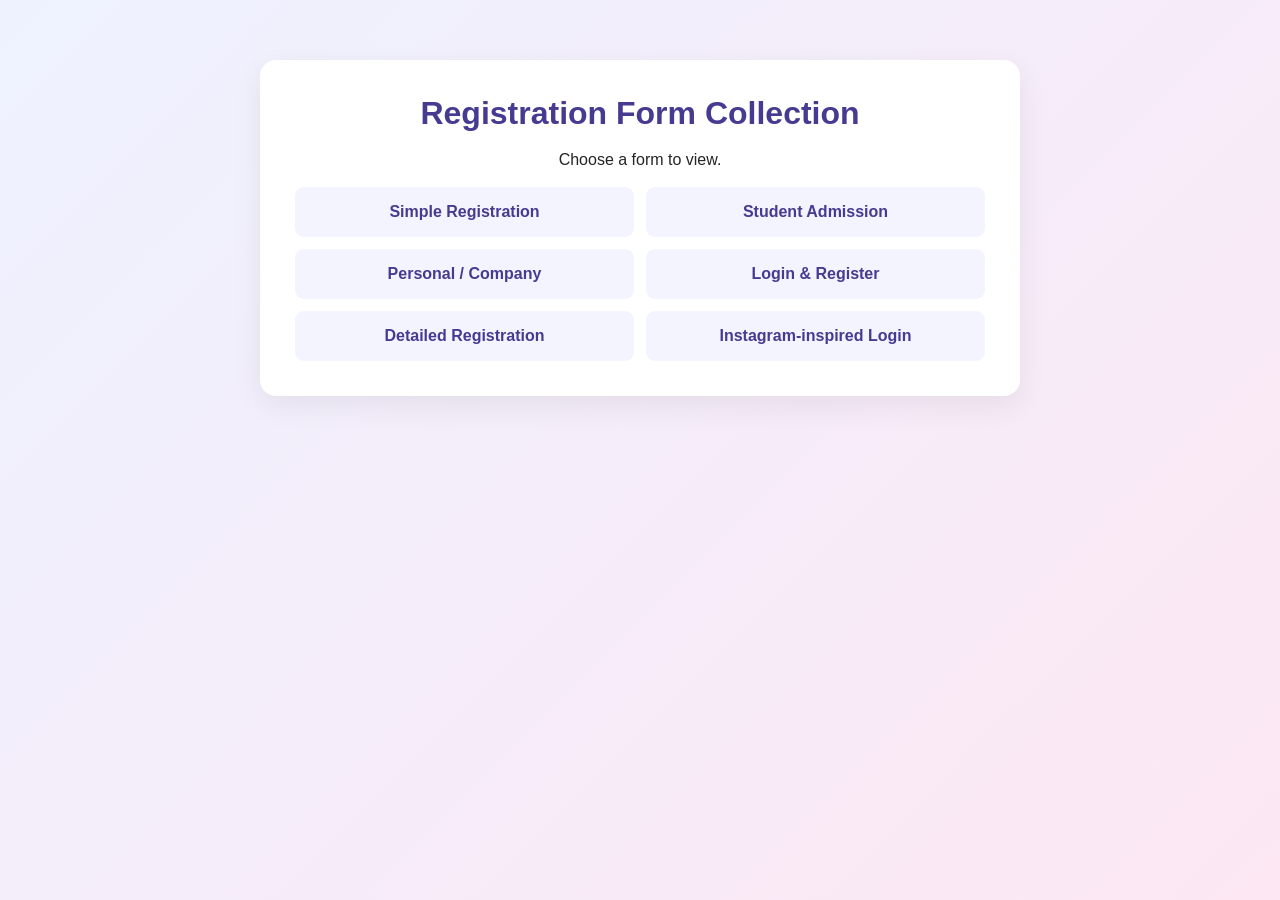
<file: Registration-From/index.html>
<!DOCTYPE html>
<html lang="en">
<head>
<meta charset="UTF-8">
<meta name="viewport" content="width=device-width, initial-scale=1.0">
<title>Form Collection</title>
<link rel="stylesheet" href="style.css">
</head>
<body class="home-page">
<main class="home-card"><h1>Registration Form Collection</h1><p style="text-align:center">Choose a form to view.</p><nav class="form-links"><a href="simple-registration.html">Simple Registration</a><a href="student-admission.html">Student Admission</a><a href="personal-company.html">Personal / Company</a><a href="login-register.html">Login & Register</a><a href="detailed-registration.html">Detailed Registration</a><a href="instagram-login.html">Instagram-inspired Login</a></nav></main>
</body>
</html>
</file>
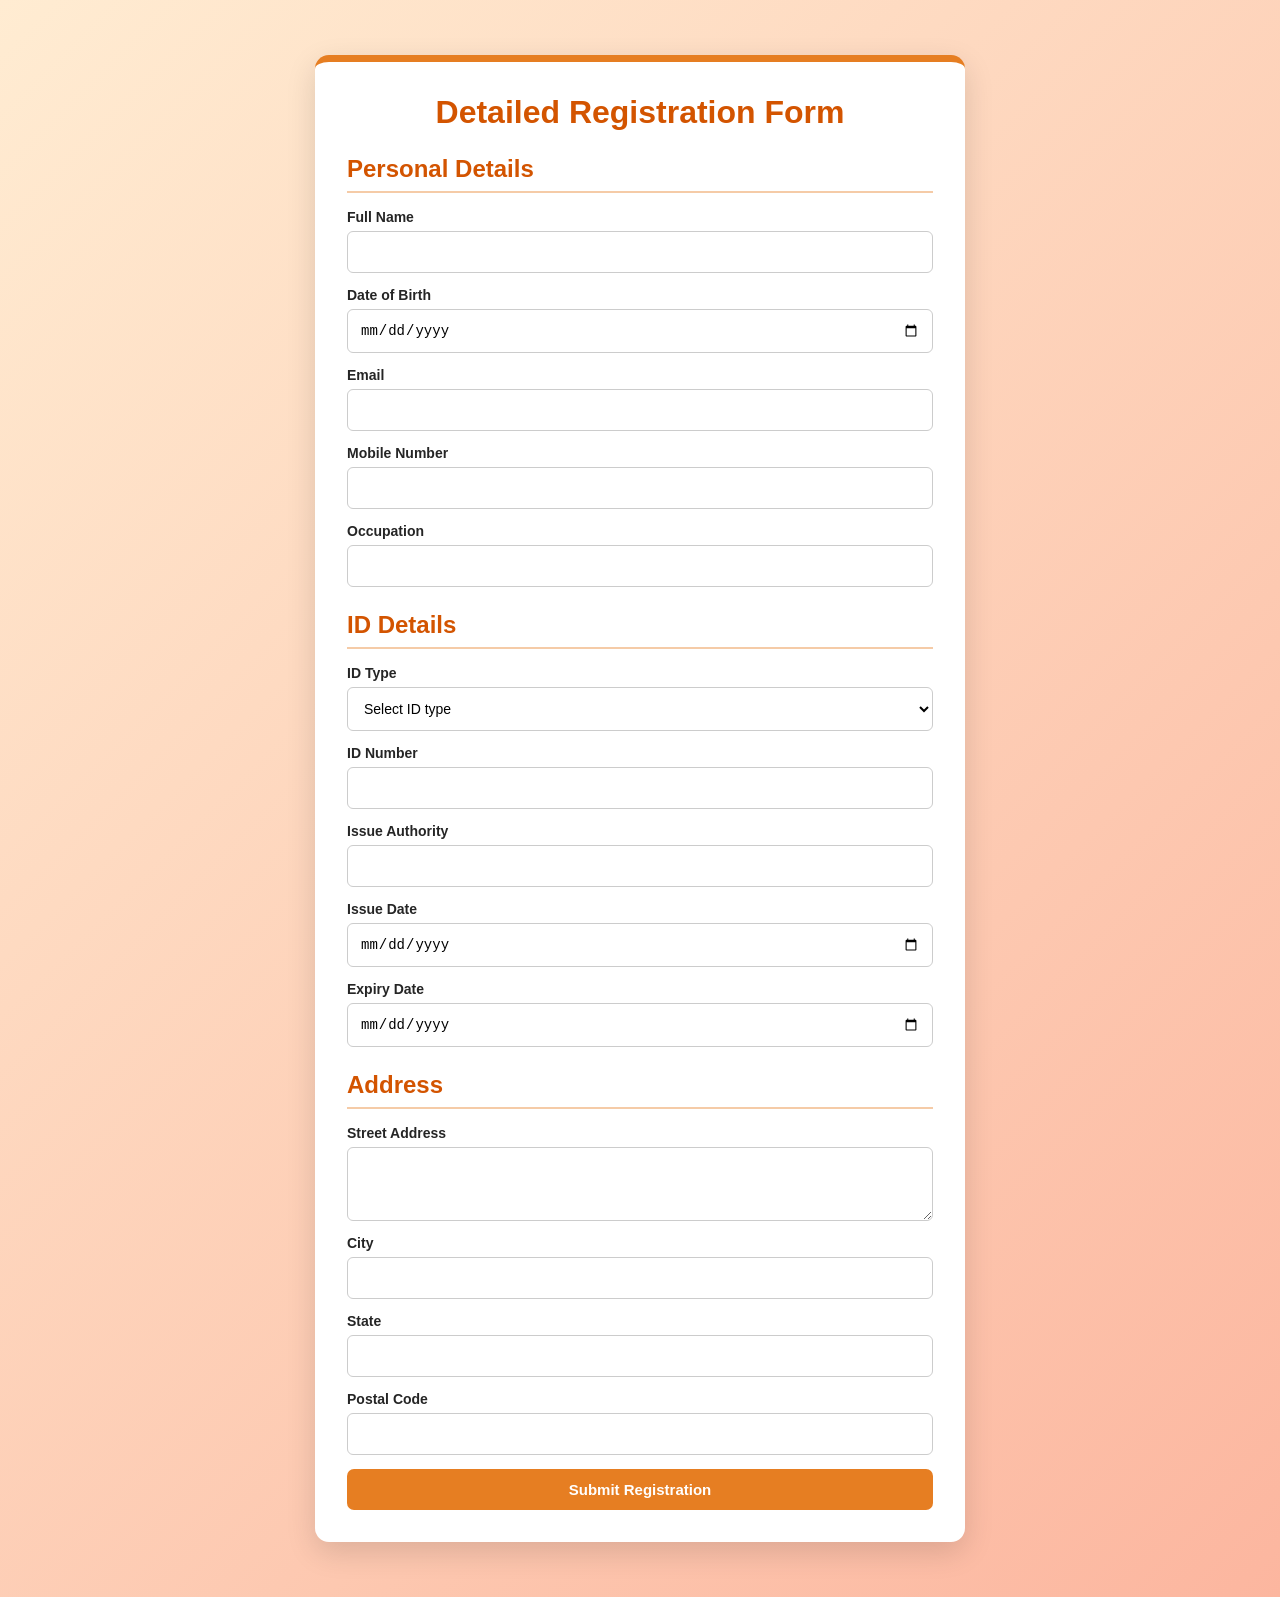
<file: Registration-From/detailed-registration.html>
<!DOCTYPE html>
<html lang="en">
<head>
<meta charset="UTF-8">
<meta name="viewport" content="width=device-width, initial-scale=1.0">
<title>Detailed Registration</title>
<link rel="stylesheet" href="style.css">
</head>
<body class="detailed-page">
<main class="card detailed-card"><h1>Detailed Registration Form</h1><form><h2>Personal Details</h2><label for="fn">Full Name</label><input id="fn" required><label for="dob">Date of Birth</label><input id="dob" type="date"><label for="de">Email</label><input id="de" type="email" required><label for="mob">Mobile Number</label><input id="mob" type="tel"><label for="occ">Occupation</label><input id="occ"><h2>ID Details</h2><label for="idt">ID Type</label><select id="idt"><option>Select ID type</option><option>Passport</option><option>Driving Licence</option><option>Other</option></select><label for="idn">ID Number</label><input id="idn"><label for="authority">Issue Authority</label><input id="authority"><label for="issue">Issue Date</label><input id="issue" type="date"><label for="expiry">Expiry Date</label><input id="expiry" type="date"><h2>Address</h2><label for="address">Street Address</label><textarea id="address" rows="3"></textarea><label for="city">City</label><input id="city"><label for="state">State</label><input id="state"><label for="pin">Postal Code</label><input id="pin"><button type="submit">Submit Registration</button></form></main>
</body>
</html>
</file>
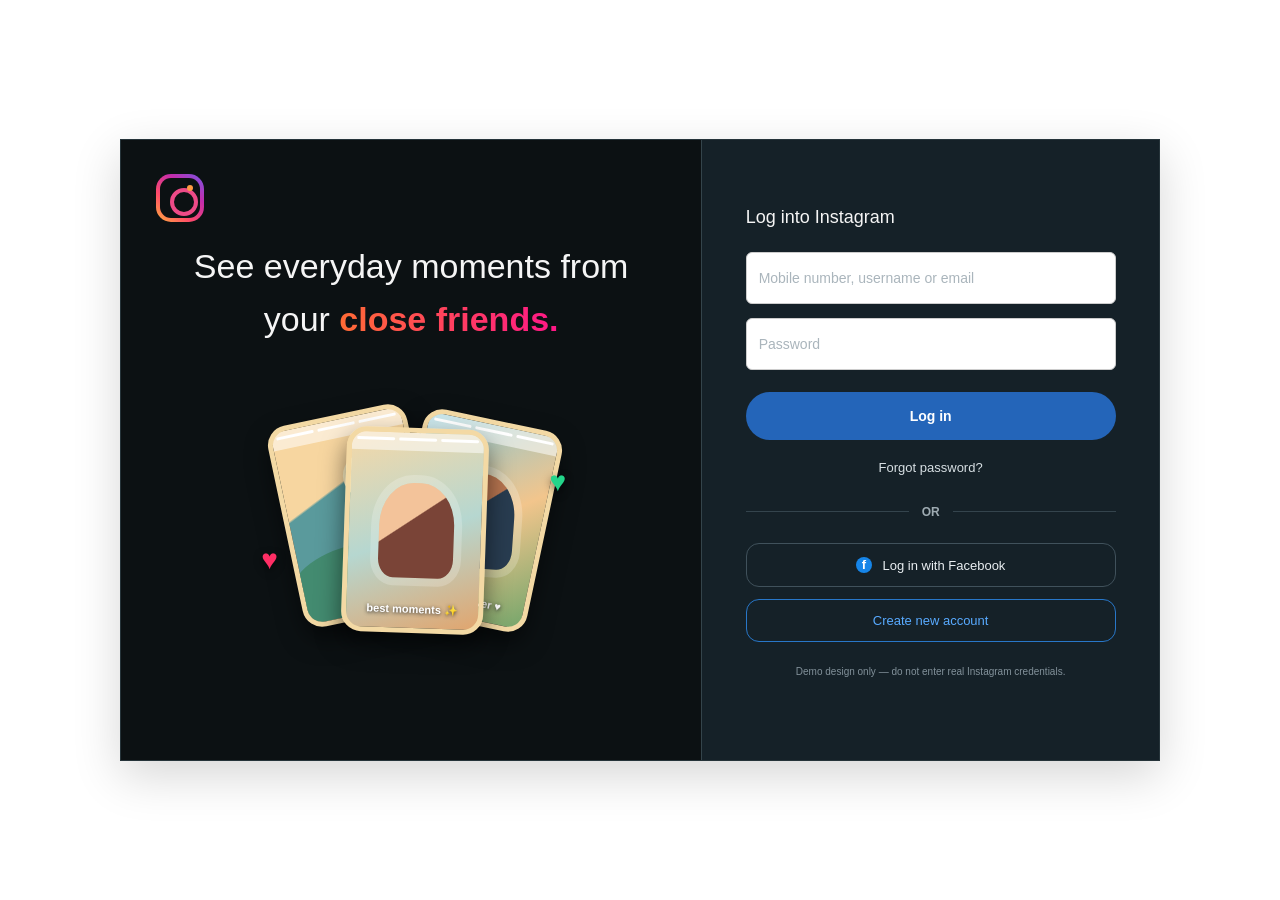
<file: Registration-From/instagram-login.html>
<!DOCTYPE html>
<html lang="en">
<head>
  <meta charset="UTF-8">
  <meta name="viewport" content="width=device-width, initial-scale=1.0">
  <title>Instagram Login Page Demo</title>
  <link rel="stylesheet" href="style.css">
</head>
<body class="instagram-page">
  <main class="instagram-demo">
    <section class="instagram-promo">
      <div class="ig-logo" aria-label="Instagram-style camera logo">
        <span></span>
      </div>

      <h1>See everyday moments from<br>
        your <span class="close-friends">close friends.</span>
      </h1>

      <div class="story-art" aria-hidden="true">
        <div class="story-card story-back">
          <div class="story-top"><i></i><i></i><i></i></div>
          <div class="story-sun"></div>
          <div class="story-land"></div>
        </div>
        <div class="story-card story-middle">
          <div class="story-top"><i></i><i></i><i></i></div>
          <div class="story-person person-one"></div>
          <div class="story-caption">best moments ✨</div>
        </div>
        <div class="story-card story-front">
          <div class="story-top"><i></i><i></i><i></i></div>
          <div class="story-person person-two"></div>
          <div class="story-caption">friends forever ♥</div>
        </div>
        <span class="story-heart">♥</span>
        <span class="story-like">♥</span>
      </div>
    </section>

    <section class="instagram-login-panel">
      <div class="ig-login-content">
        <h2>Log into Instagram</h2>

        <form class="ig-demo-form">
          <label class="sr-only" for="ig-username">Mobile number, username or email</label>
          <input id="ig-username" type="text"
            placeholder="Mobile number, username or email"
            autocomplete="off">

          <label class="sr-only" for="ig-password">Password</label>
          <input id="ig-password" type="password"
            placeholder="Password" autocomplete="off">

          <button type="button" class="ig-login-button">Log in</button>
        </form>

        <a class="ig-forgot" href="#" onclick="return false;">Forgot password?</a>

        <div class="ig-divider"><span></span><b>OR</b><span></span></div>

        <a class="ig-facebook" href="#" onclick="return false;">
          <span class="facebook-mark">f</span> Log in with Facebook
        </a>

        <a class="ig-create-account" href="#" onclick="return false;">Create new account</a>

        <p class="ig-demo-note">Demo design only — do not enter real Instagram credentials.</p>
      </div>
    </section>
  </main>
</body>
</html>
</file>
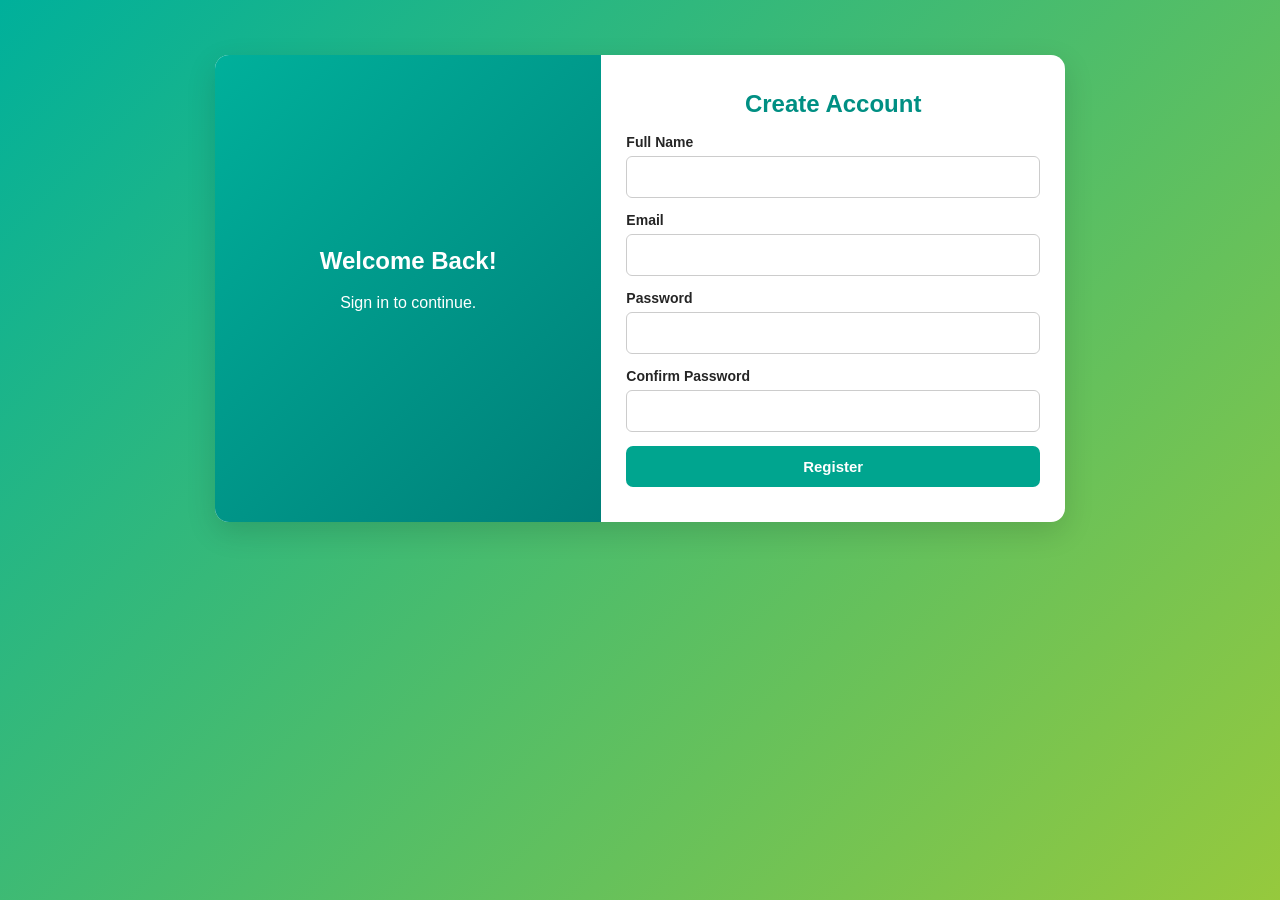
<file: Registration-From/login-register.html>
<!DOCTYPE html>
<html lang="en">
<head>
<meta charset="UTF-8">
<meta name="viewport" content="width=device-width, initial-scale=1.0">
<title>Login and Register</title>
<link rel="stylesheet" href="style.css">
</head>
<body class="login-page">
<main class="card split-card"><section class="welcome-panel"><h1>Welcome Back!</h1><p>Sign in to continue.</p></section><section class="register-panel"><h2>Create Account</h2><form><label for="rn">Full Name</label><input id="rn" required><label for="re">Email</label><input id="re" type="email" required><label for="rp">Password</label><input id="rp" type="password" required><label for="rc">Confirm Password</label><input id="rc" type="password" required><button type="submit">Register</button></form></section></main>
</body>
</html>
</file>
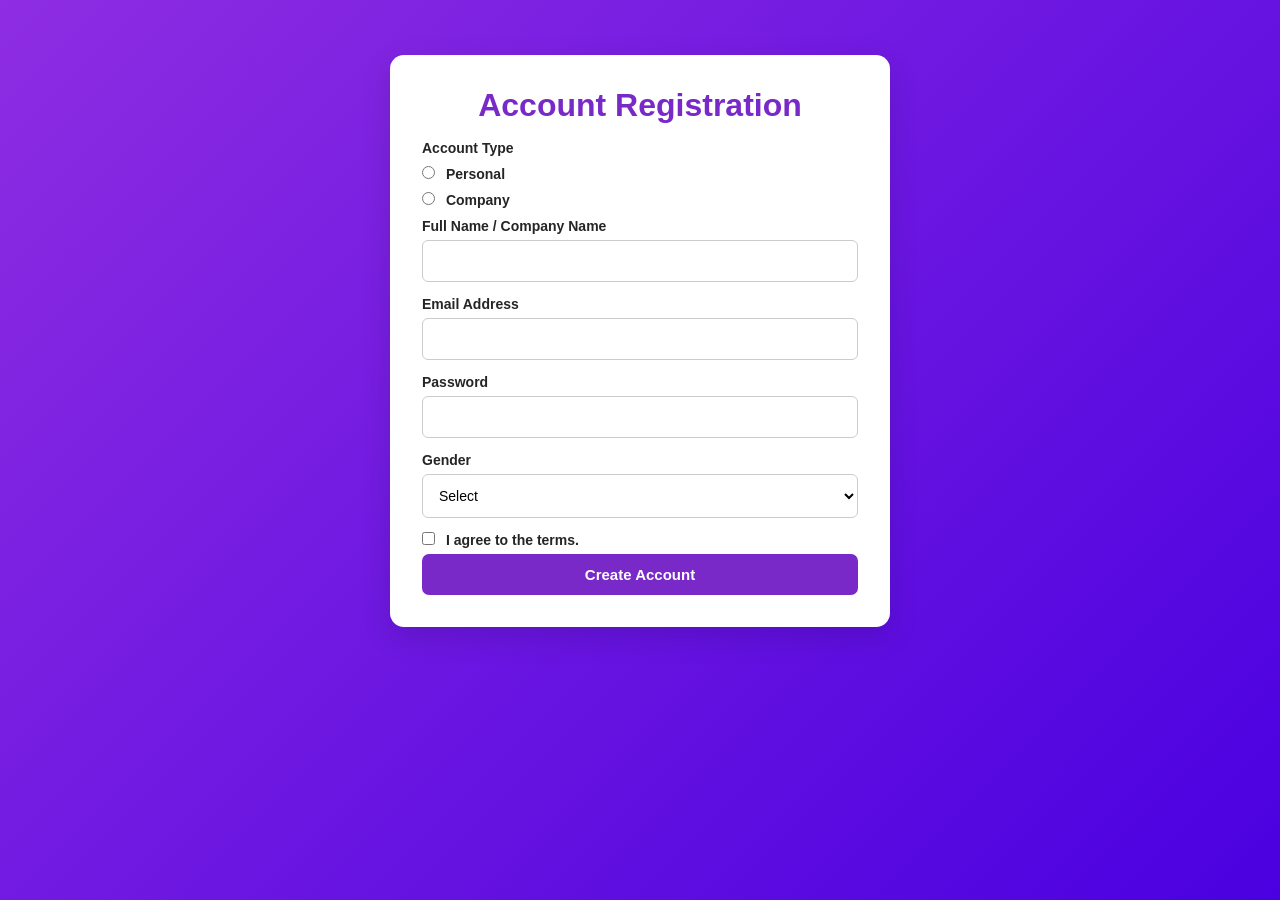
<file: Registration-From/personal-company.html>
<!DOCTYPE html>
<html lang="en">
<head>
<meta charset="UTF-8">
<meta name="viewport" content="width=device-width, initial-scale=1.0">
<title>Personal / Company</title>
<link rel="stylesheet" href="style.css">
</head>
<body class="company-page">
<main class="card company-card"><h1>Account Registration</h1><form><label>Account Type</label><label><input type="radio" name="type" required> Personal</label><label><input type="radio" name="type"> Company</label><label for="name">Full Name / Company Name</label><input id="name" required><label for="mail">Email Address</label><input id="mail" type="email" required><label for="pass">Password</label><input id="pass" type="password" required><label for="gender">Gender</label><select id="gender"><option>Select</option><option>Female</option><option>Male</option><option>Prefer not to say</option></select><label><input type="checkbox" required> I agree to the terms.</label><button type="submit">Create Account</button></form></main>
</body>
</html>
</file>
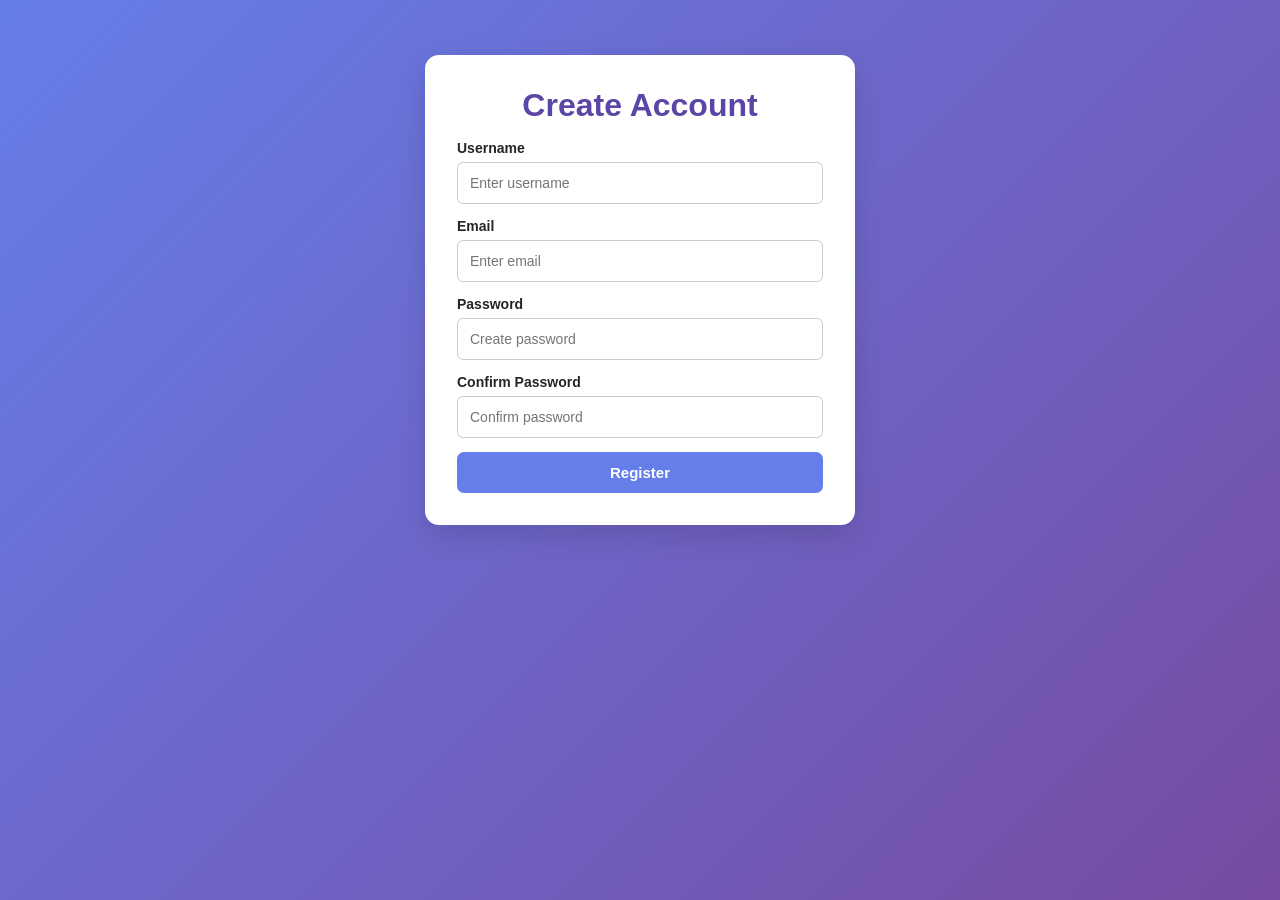
<file: Registration-From/simple-registration.html>
<!DOCTYPE html>
<html lang="en">
<head>
<meta charset="UTF-8">
<meta name="viewport" content="width=device-width, initial-scale=1.0">
<title>Simple Registration</title>
<link rel="stylesheet" href="style.css">
</head>
<body class="simple-page">
<main class="card simple-card"><h1>Create Account</h1><form><label for="u">Username</label><input id="u" name="username" placeholder="Enter username" required><label for="e">Email</label><input id="e" name="email" type="email" placeholder="Enter email" required><label for="p">Password</label><input id="p" name="password" type="password" placeholder="Create password" required><label for="c">Confirm Password</label><input id="c" name="confirm" type="password" placeholder="Confirm password" required><button type="submit">Register</button></form></main>
</body>
</html>
</file>
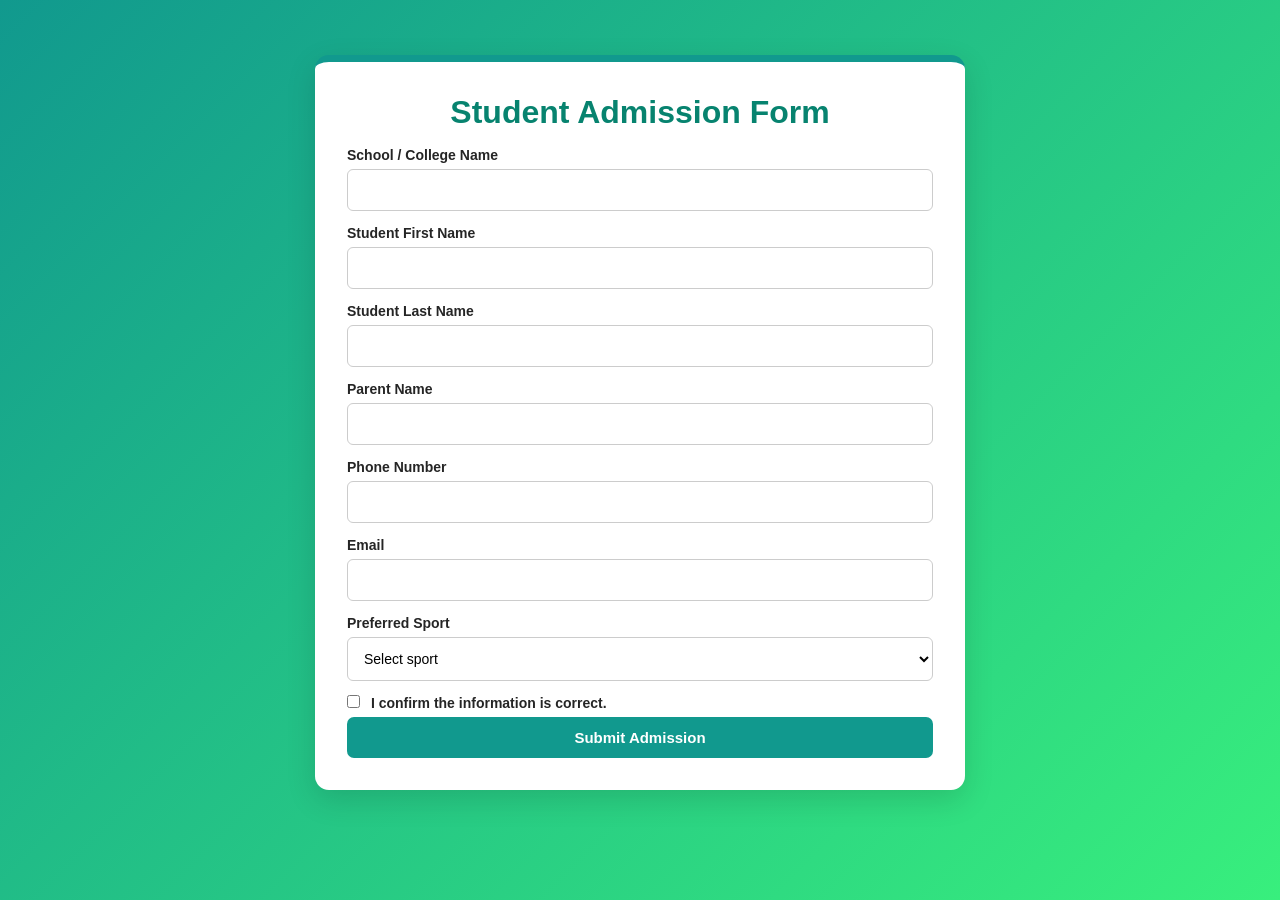
<file: Registration-From/student-admission.html>
<!DOCTYPE html>
<html lang="en">
<head>
<meta charset="UTF-8">
<meta name="viewport" content="width=device-width, initial-scale=1.0">
<title>Student Admission</title>
<link rel="stylesheet" href="style.css">
</head>
<body class="student-page">
<main class="card student-card"><h1>Student Admission Form</h1><form><label for="school">School / College Name</label><input id="school" required><label for="fname">Student First Name</label><input id="fname" required><label for="lname">Student Last Name</label><input id="lname" required><label for="parent">Parent Name</label><input id="parent" required><label for="phone">Phone Number</label><input id="phone" type="tel" required><label for="email">Email</label><input id="email" type="email" required><label for="sport">Preferred Sport</label><select id="sport"><option>Select sport</option><option>Cricket</option><option>Football</option><option>Badminton</option><option>Other</option></select><label><input type="checkbox" required> I confirm the information is correct.</label><button type="submit">Submit Admission</button></form></main>
</body>
</html>
</file>
<file: Registration-From/style.css>
*{margin:0;padding:0;box-sizing:border-box}
body{font-family:Arial,sans-serif;min-height:100vh;padding:30px 15px;color:#252525}
h1,h2{text-align:center;margin-bottom:16px}p{line-height:1.5;margin-bottom:15px}
label{display:block;font-size:14px;font-weight:600;margin:10px 0 6px}
input:not([type=radio]):not([type=checkbox]),select,textarea{display:block;width:100%;padding:12px;margin:6px 0 14px;border:1px solid #ccc;border-radius:6px;background:#fff;font-size:14px}
input[type=radio],input[type=checkbox]{margin-right:7px}
button{width:100%;padding:12px;border:0;border-radius:7px;color:white;font-size:15px;font-weight:bold;cursor:pointer}
.card{width:100%;max-width:650px;margin:25px auto;padding:32px;background:#fff;border-radius:14px;box-shadow:0 10px 30px #0002}
.simple-page{background:linear-gradient(135deg,#667eea,#764ba2)}.simple-card{max-width:430px}.simple-card h1{color:#5b45a5}.simple-card button{background:#667eea}
.student-page{background:linear-gradient(135deg,#11998e,#38ef7d)}.student-card{border-top:7px solid #11998e}.student-card h1,.student-card h2{color:#07836f}.student-card button{background:#11998e}
.company-page{background:linear-gradient(135deg,#8e2de2,#4a00e0)}.company-card{max-width:500px}.company-card h1{color:#7929c8}.company-card button{background:#7929c8}
.login-page{background:linear-gradient(135deg,#00b09b,#96c93d)}.split-card{max-width:850px;padding:0;display:grid;grid-template-columns:1fr 1.2fr;overflow:hidden}.welcome-panel{padding:45px 25px;background:linear-gradient(135deg,#00b09b,#007f78);color:white;display:flex;flex-direction:column;justify-content:center;text-align:center}.welcome-panel h1,.welcome-panel p{color:white}.register-panel{padding:35px 25px}.register-panel h2{color:#008f83}.register-panel button{background:#00a58f}
.detailed-page{background:linear-gradient(135deg,#ffecd2,#fcb69f)}.detailed-card{border-top:7px solid #e67e22}.detailed-card h1,.detailed-card h2{color:#d35400}.detailed-card h2{text-align:left;margin-top:24px;border-bottom:2px solid #f5cba7;padding-bottom:8px}.detailed-card button{background:#e67e22}
.instagram-page{background:#fafafa;display:flex;justify-content:center;align-items:center;padding:25px 15px}.instagram-card{max-width:350px;margin:auto;padding:35px 40px;border:1px solid #dbdbdb;border-radius:3px;box-shadow:none;text-align:center}.instagram-card h1{font-family:cursive;font-size:40px;color:#c13584;margin-bottom:28px}.instagram-card p{color:#737373;font-size:14px}.instagram-card input:not([type=checkbox]){background:#fafafa;border:1px solid #dbdbdb;border-radius:3px;font-size:12px}.instagram-card button{background:#0095f6;margin-top:10px}.instagram-card a{color:#385185;text-decoration:none;font-size:13px}.signup-box{margin-top:24px;padding-top:20px;border-top:1px solid #dbdbdb;font-size:14px}.signup-box a{color:#0095f6!important;font-weight:bold}.demo-note{margin-top:18px;color:#999;font-size:11px}
.home-page{background:linear-gradient(135deg,#eef2ff,#fce7f3);padding:40px 16px}.home-card{max-width:760px;margin:20px auto;background:white;padding:35px;border-radius:16px;box-shadow:0 10px 30px #0001}.home-card h1{color:#463a91}.form-links{display:grid;grid-template-columns:repeat(2,1fr);gap:12px}.form-links a{padding:16px;background:#f3f4ff;border-radius:9px;color:#453b91;text-decoration:none;font-weight:bold;text-align:center}
@media(max-width:650px){body{padding:15px 10px}.card{padding:23px 17px}.split-card{display:block}.welcome-panel{padding:30px 20px}.register-panel{padding:25px 18px}.form-links{grid-template-columns:1fr}}



/* ==========================================
   INSTAGRAM REFERENCE-SCREEN DESIGN
   Overrides the earlier Instagram styles
========================================== */

body.instagram-page {
    min-height: 100vh;
    padding: 35px 20px;
    background: #ffffff;
    display: flex;
    justify-content: center;
    align-items: center;
    color: #f5f5f5;
}

.instagram-demo {
    width: 100%;
    max-width: 1040px;
    min-height: 620px;
    display: grid;
    grid-template-columns: 1.12fr 0.88fr;
    background: #101719;
    border: 1px solid #26343a;
    overflow: hidden;
    box-shadow: 0 15px 45px rgba(0,0,0,.16);
}

.instagram-promo {
    position: relative;
    min-height: 620px;
    padding: 34px 35px;
    background: #0c1113;
    border-right: 1px solid #34444b;
    display: flex;
    flex-direction: column;
    align-items: center;
}

.ig-logo {
    align-self: flex-start;
    width: 48px;
    height: 48px;
    border: 4px solid transparent;
    border-radius: 15px;
    background:
      linear-gradient(#0c1113,#0c1113) padding-box,
      linear-gradient(40deg,#ffb13b,#ff4b69,#c42caa,#7657e8) border-box;
    position: relative;
    margin-bottom: 18px;
}

.ig-logo:before {
    content: "";
    position: absolute;
    width: 20px;
    height: 20px;
    border: 4px solid #ed4a87;
    border-radius: 50%;
    left: 10px;
    top: 10px;
}

.ig-logo:after {
    content: "";
    position: absolute;
    width: 6px;
    height: 6px;
    background: #ff9a42;
    border-radius: 50%;
    right: 7px;
    top: 7px;
}

.instagram-promo h1 {
    color: #f5f5f5;
    font-size: clamp(23px, 3vw, 34px);
    font-weight: 500;
    line-height: 1.55;
    text-align: center;
    margin: 0;
}

.close-friends {
    background: linear-gradient(90deg,#ff6b35,#ff1688);
    -webkit-background-clip: text;
    background-clip: text;
    color: transparent;
    font-weight: 600;
}

.story-art {
    position: relative;
    width: 310px;
    height: 260px;
    margin-top: 36px;
}

.story-card {
    position: absolute;
    bottom: 8px;
    width: 142px;
    height: 205px;
    border: 5px solid #f3d9a4;
    border-radius: 20px;
    overflow: hidden;
    box-shadow: 0 12px 25px #0008;
}

.story-back {
    left: 28px;
    bottom: 23px;
    transform: rotate(-12deg);
    background: linear-gradient(155deg,#f7d6a0 0 35%,#5a9a9c 36% 62%,#e9b77c 63%);
}

.story-middle {
    left: 88px;
    z-index: 2;
    transform: rotate(2deg);
    background: linear-gradient(160deg,#f6d8a7,#b6d7d0 52%,#e1a56e);
}

.story-front {
    right: 20px;
    bottom: 18px;
    transform: rotate(12deg);
    background: linear-gradient(145deg,#83c7d8,#f2c58c 52%,#75a66b);
}

.story-top {
    height: 18px;
    display: flex;
    gap: 4px;
    padding: 5px;
    background: #ffffff88;
}

.story-top i {
    height: 3px;
    flex: 1;
    background: #ffffff;
    border-radius: 5px;
}

.story-person {
    position: absolute;
    width: 75px;
    height: 95px;
    left: 30px;
    top: 50px;
    border-radius: 45% 45% 20% 20%;
    background: linear-gradient(145deg,#f3c39a 0 40%,#7a4437 41% 100%);
    box-shadow: 0 0 0 8px #ffffff33;
}

.person-two {
    background: linear-gradient(145deg,#b87550 0 40%,#283c50 41% 100%);
    transform: rotate(-8deg);
}

.story-caption {
    position: absolute;
    bottom: 12px;
    left: 5px;
    right: 5px;
    color: #fff;
    font-size: 11px;
    font-weight: bold;
    text-align: center;
    text-shadow: 0 1px 4px #333;
}

.story-sun {
    position: absolute;
    width: 45px;
    height: 45px;
    background: #fff2c6;
    border-radius: 50%;
    top: 38px;
    right: 25px;
}

.story-land {
    position: absolute;
    left: -10px;
    right: -10px;
    bottom: 0;
    height: 70px;
    background: #438b70;
    border-radius: 50% 50% 0 0;
}

.story-heart,.story-like {
    position: absolute;
    z-index: 4;
    font-size: 28px;
    color: #ff2e65;
    text-shadow: 0 3px 8px #0008;
}

.story-heart { left: 5px; bottom: 65px; }
.story-like { right: 0; top: 85px; color: #23d58a; }

.instagram-login-panel {
    background: #152128;
    min-height: 620px;
    display: flex;
    justify-content: center;
    align-items: center;
    padding: 35px;
}

.ig-login-content {
    width: 100%;
    max-width: 370px;
    text-align: center;
}

.ig-login-content h2 {
    color: #f5f5f5;
    text-align: left;
    font-size: 18px;
    font-weight: 500;
    margin-bottom: 24px;
}

.ig-demo-form input {
    width: 100%;
    height: 52px;
    margin: 0 0 10px;
    padding: 0 13px;
    color: #f5f5f5;
    background: #17252d;
    border: 1px solid #40515b;
    border-radius: 13px;
    font-size: 13px;
}

.ig-demo-form input::placeholder {
    color: #aab5bc;
}

.ig-demo-form input:focus {
    outline: none;
    border-color: #8b9ba5;
}

.ig-demo-form .ig-login-button {
    height: 48px;
    margin-top: 8px;
    background: #2465b9;
    border-radius: 25px;
    color: white;
    font-size: 14px;
    opacity: 1;
}

.ig-demo-form .ig-login-button:hover {
    background: #3479d0;
}

.ig-forgot {
    display: inline-block;
    margin: 20px 0 30px;
    color: #d7dfe3;
    text-decoration: none;
    font-size: 13px;
}

.ig-divider {
    display: flex;
    align-items: center;
    gap: 13px;
    margin: 0 0 24px;
    color: #9eabb2;
    font-size: 12px;
}

.ig-divider span {
    height: 1px;
    flex: 1;
    background: #34444d;
}

.ig-facebook,.ig-create-account {
    display: block;
    width: 100%;
    padding: 13px;
    margin-top: 12px;
    border: 1px solid #40515b;
    border-radius: 13px;
    color: #e9eef1;
    text-decoration: none;
    font-size: 13px;
}

.facebook-mark {
    display: inline-flex;
    align-items: center;
    justify-content: center;
    width: 16px;
    height: 16px;
    margin-right: 7px;
    border-radius: 50%;
    background: #1685e8;
    color: white;
    font-weight: bold;
    font-family: Arial,sans-serif;
}

.ig-create-account {
    border-color: #2877c9;
    color: #58aaff;
    margin-top: 12px;
}

.ig-demo-note {
    margin-top: 22px;
    color: #82919a;
    font-size: 10px;
    line-height: 1.5;
}

.sr-only {
    position: absolute;
    width: 1px;
    height: 1px;
    padding: 0;
    margin: -1px;
    overflow: hidden;
    clip: rect(0,0,0,0);
    white-space: nowrap;
    border: 0;
}

@media (max-width: 760px) {
    body.instagram-page {
        padding: 12px;
        align-items: flex-start;
    }

    .instagram-demo {
        max-width: 430px;
        grid-template-columns: 1fr;
    }

    .instagram-promo {
        min-height: 390px;
        padding: 24px 18px;
        border-right: 0;
        border-bottom: 1px solid #34444b;
    }

    .instagram-promo h1 {
        font-size: 23px;
    }

    .story-art {
        transform: scale(.78);
        transform-origin: top center;
        margin-top: 18px;
        margin-bottom: -45px;
    }

    .instagram-login-panel {
        min-height: auto;
        padding: 35px 22px;
    }
}
</file>
